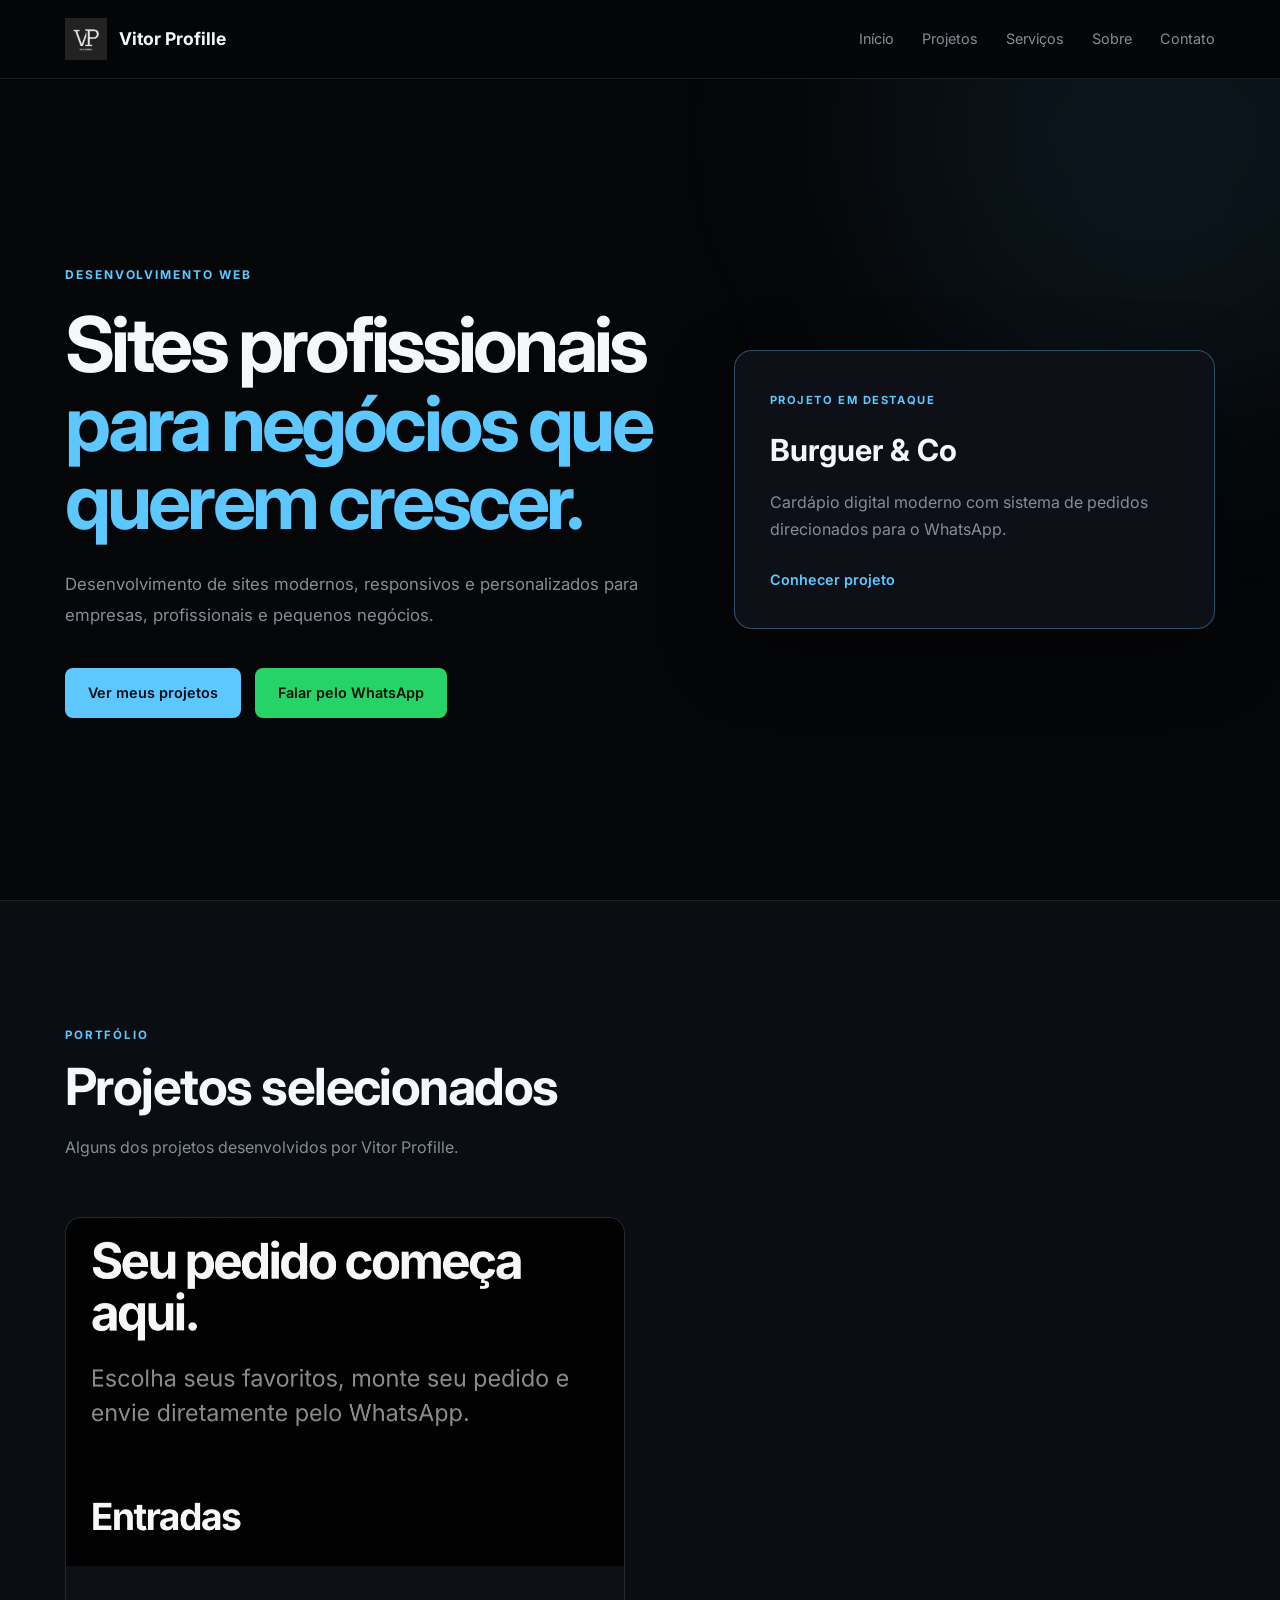
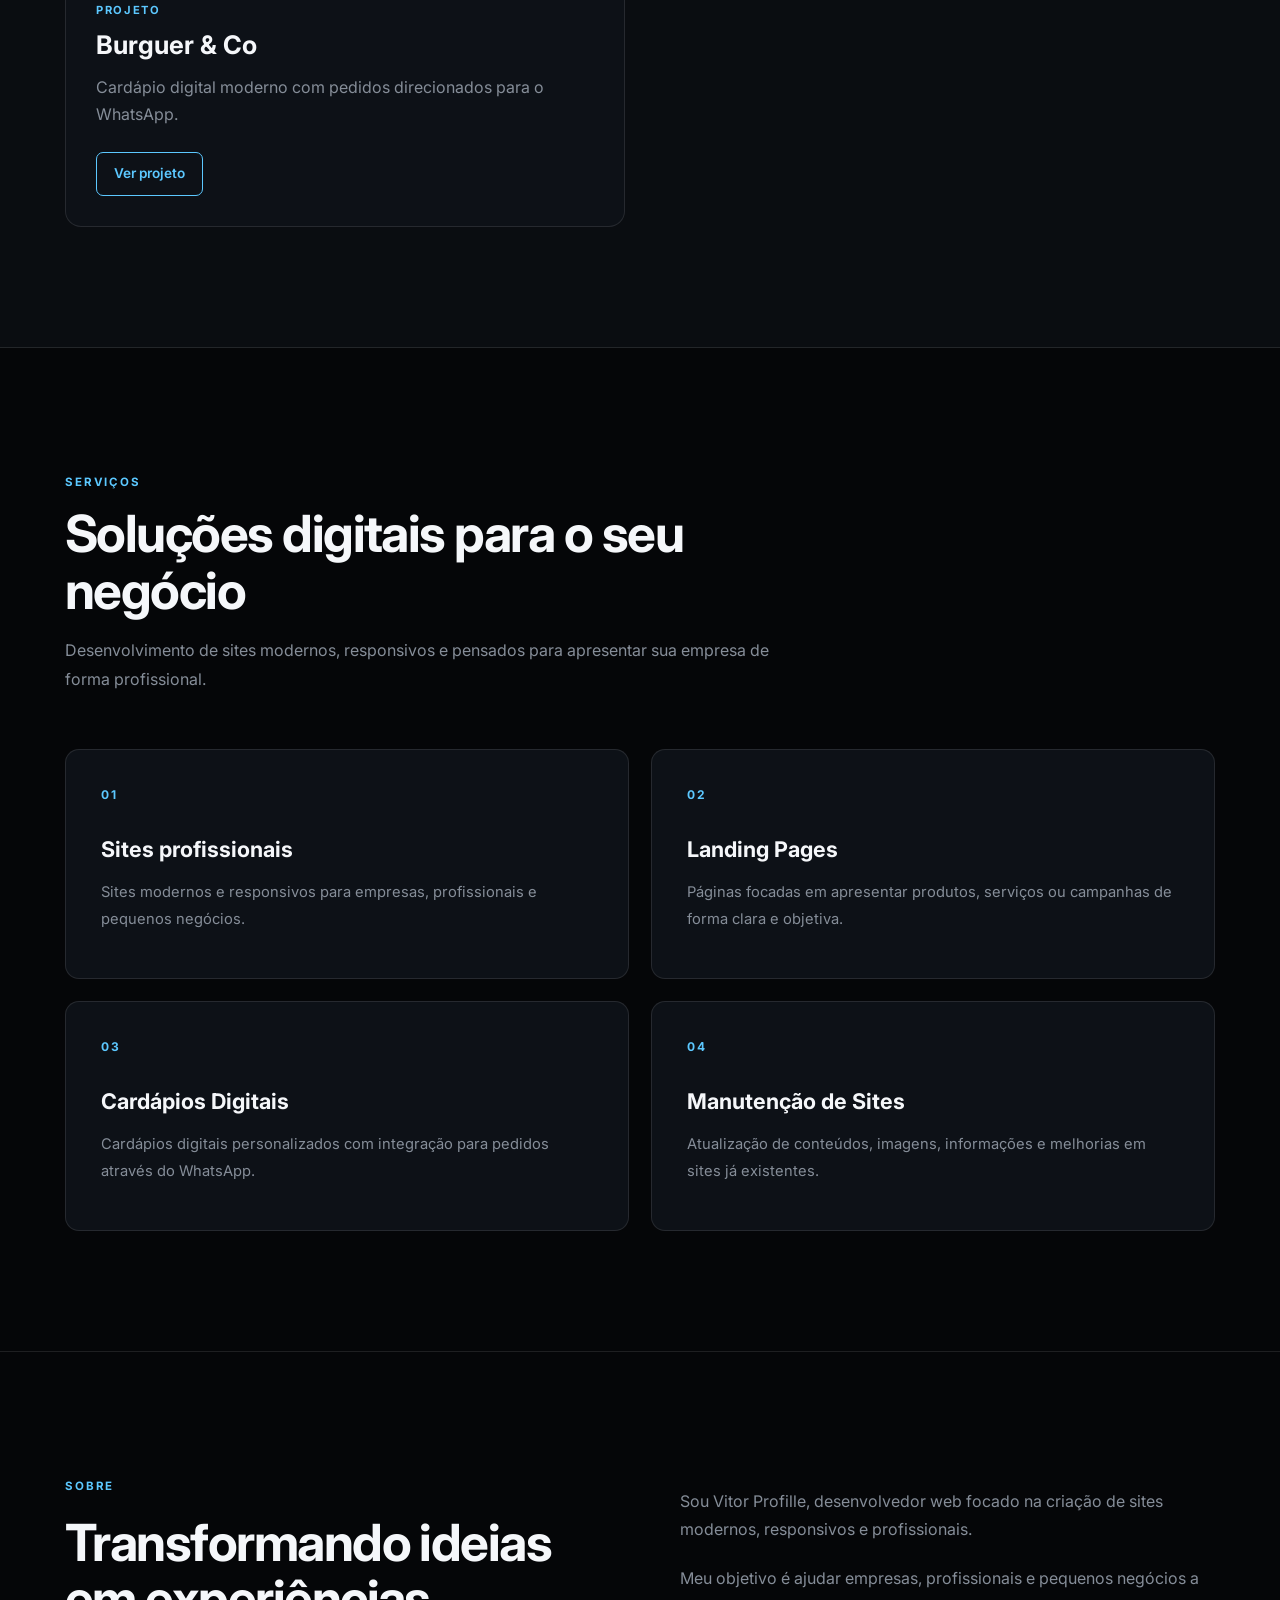
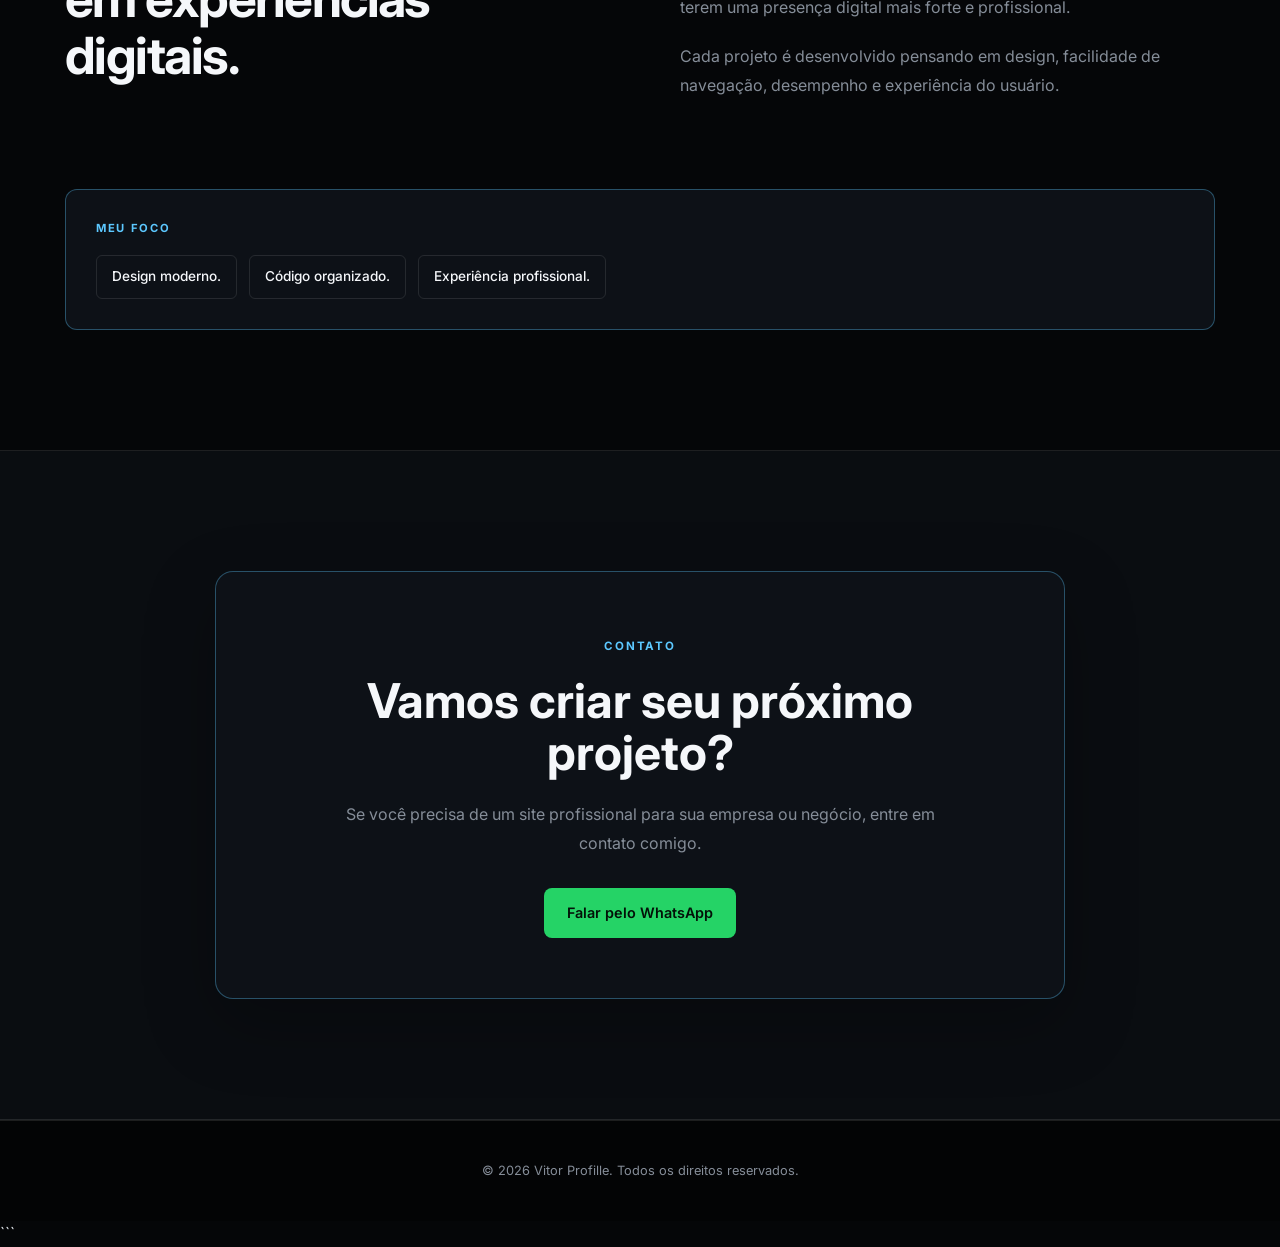
<file: index.html>
<!DOCTYPE html>
<html lang="pt-BR">

<head>
    <meta charset="UTF-8">

    <meta name="viewport" content="width=device-width, initial-scale=1.0">

    <meta
        name="description"
        content="Vitor Profille — Desenvolvimento de sites profissionais, modernos e responsivos."
    >

    <title>Vitor Profille | Desenvolvimento Web</title>

    <!-- LOGO DA ABA DO NAVEGADOR -->
    <link
        rel="icon"
        type="image/png"
        href="images/favicon.png"
    >

    <!-- FONTES -->
    <link rel="preconnect" href="https://fonts.googleapis.com">
    <link rel="preconnect" href="https://fonts.gstatic.com" crossorigin>

    <link
        href="https://fonts.googleapis.com/css2?family=Inter:wght@400;500;600;700;800&display=swap"
        rel="stylesheet"
    >

    <!-- CSS -->
    <link rel="stylesheet" href="style.css">
</head>

<body>

    <!-- CABEÇALHO -->

    <header class="header">
        <div class="header-container">

            <a href="#inicio" class="brand">
                <img
                    src="images/logo.png"
                    alt="Logo Vitor Profille"
                    class="brand-logo"
                >

                <span class="brand-name">Vitor Profille</span>
            </a>

            <nav class="navigation">
                <a href="#inicio">Início</a>
                <a href="#projetos">Projetos</a>
                <a href="#servicos">Serviços</a>
                <a href="#sobre">Sobre</a>
                <a href="#contato">Contato</a>
            </nav>

        </div>
    </header>


    <main>

        <!-- INÍCIO -->

        <section id="inicio" class="hero">
            <div class="hero-container">

                <div class="hero-content">

                    <span class="hero-label">
                        DESENVOLVIMENTO WEB
                    </span>

                    <h1>
                        Sites profissionais
                        <span>
                            para negócios que querem crescer.
                        </span>
                    </h1>

                    <p class="hero-description">
                        Desenvolvimento de sites modernos,
                        responsivos e personalizados para empresas,
                        profissionais e pequenos negócios.
                    </p>

                    <div class="hero-buttons">

                        <a
                            href="#projetos"
                            class="button button-primary"
                        >
                            Ver meus projetos
                        </a>

                        <a
                            href="https://wa.me/5533988580160"
                            class="button button-whatsapp"
                            target="_blank"
                            rel="noopener noreferrer"
                        >
                            Falar pelo WhatsApp
                        </a>

                    </div>
                </div>

                <div class="hero-card">

                    <span class="hero-card-label">
                        PROJETO EM DESTAQUE
                    </span>

                    <h2>Burguer &amp; Co</h2>

                    <p>
                        Cardápio digital moderno com sistema
                        de pedidos direcionados para o WhatsApp.
                    </p>

                    <a href="#projetos" class="hero-card-link">
                        Conhecer projeto
                    </a>

                </div>

            </div>
        </section>


        <!-- PROJETOS -->

        <section id="projetos" class="projects-section">
            <div class="section-container">

                <div class="section-heading">

                    <span class="section-label">
                        PORTFÓLIO
                    </span>

                    <h2>Projetos selecionados</h2>

                    <p>
                        Alguns dos projetos desenvolvidos
                        por Vitor Profille.
                    </p>

                </div>

                <div
                    class="projects-grid"
                    id="projects-container"
                >
                </div>

            </div>
        </section>


        <!-- SERVIÇOS -->

        <section id="servicos" class="services-section">
            <div class="section-container">

                <div class="section-heading">

                    <span class="section-label">
                        SERVIÇOS
                    </span>

                    <h2>Soluções digitais para o seu negócio</h2>

                    <p>
                        Desenvolvimento de sites modernos,
                        responsivos e pensados para apresentar
                        sua empresa de forma profissional.
                    </p>

                </div>

                <div class="services-grid">

                    <article class="service-card">

                        <span class="service-number">01</span>

                        <h3>Sites profissionais</h3>

                        <p>
                            Sites modernos e responsivos para
                            empresas, profissionais e pequenos
                            negócios.
                        </p>

                    </article>

                    <article class="service-card">

                        <span class="service-number">02</span>

                        <h3>Landing Pages</h3>

                        <p>
                            Páginas focadas em apresentar produtos,
                            serviços ou campanhas de forma clara
                            e objetiva.
                        </p>

                    </article>

                    <article class="service-card">

                        <span class="service-number">03</span>

                        <h3>Cardápios Digitais</h3>

                        <p>
                            Cardápios digitais personalizados
                            com integração para pedidos através
                            do WhatsApp.
                        </p>

                    </article>

                    <article class="service-card">

                        <span class="service-number">04</span>

                        <h3>Manutenção de Sites</h3>

                        <p>
                            Atualização de conteúdos, imagens,
                            informações e melhorias em sites
                            já existentes.
                        </p>

                    </article>

                </div>
            </div>
        </section>


        <!-- SOBRE -->

        <section id="sobre" class="about-section">
            <div class="section-container">

                <div class="about-content">

                    <div class="about-heading">

                        <span class="section-label">
                            SOBRE
                        </span>

                        <h2>
                            Transformando ideias
                            em experiências digitais.
                        </h2>

                    </div>

                    <div class="about-text">

                        <p>
                            Sou Vitor Profille, desenvolvedor web
                            focado na criação de sites modernos,
                            responsivos e profissionais.
                        </p>

                        <p>
                            Meu objetivo é ajudar empresas,
                            profissionais e pequenos negócios
                            a terem uma presença digital mais
                            forte e profissional.
                        </p>

                        <p>
                            Cada projeto é desenvolvido pensando
                            em design, facilidade de navegação,
                            desempenho e experiência do usuário.
                        </p>

                    </div>

                </div>

                <div class="about-highlight">

                    <span>MEU FOCO</span>

                    <strong>Design moderno.</strong>
                    <strong>Código organizado.</strong>
                    <strong>Experiência profissional.</strong>

                </div>

            </div>
        </section>


        <!-- CONTATO -->

        <section id="contato" class="contact-section">
            <div class="section-container">

                <div class="contact-box">

                    <span class="section-label">
                        CONTATO
                    </span>

                    <h2>
                        Vamos criar seu próximo projeto?
                    </h2>

                    <p>
                        Se você precisa de um site profissional
                        para sua empresa ou negócio, entre em
                        contato comigo.
                    </p>

                    <a
                        href="https://wa.me/5533988580160"
                        class="button button-whatsapp"
                        target="_blank"
                        rel="noopener noreferrer"
                    >
                        Falar pelo WhatsApp
                    </a>

                </div>

            </div>
        </section>

    </main>


    <!-- RODAPÉ -->

    <footer class="footer">
        <p>
            © 2026 Vitor Profille. Todos os direitos reservados.
        </p>
    </footer>


    <!-- JAVASCRIPT -->
    <script src="script.js"></script>

</body>
</html>
```
</file>
<file: style.css>
/* =====================================================
   VITOR PROFILLE — PORTFÓLIO
===================================================== */

:root {
    --background: #050608;
    --background-secondary: #0a0d11;
    --background-card: #0d1117;

    --blue: #5cc8ff;
    --blue-light: #8bdcff;
    --blue-dark: #168ac4;

    --white: #f5f7fa;
    --text: #d5d9df;
    --text-muted: #858d98;

    --border: rgba(255, 255, 255, 0.10);
    --border-blue: rgba(92, 200, 255, 0.35);

    --whatsapp: #25d366;
}

/* =====================================================
   RESET
===================================================== */

* {
    margin: 0;
    padding: 0;
    box-sizing: border-box;
}

html {
    scroll-behavior: smooth;
}

body {
    font-family: "Inter", sans-serif;
    background: var(--background);
    color: var(--text);
    line-height: 1.6;
}

a {
    color: inherit;
    text-decoration: none;
}

img {
    max-width: 100%;
    display: block;
}

/* =====================================================
   HEADER
===================================================== */

.header {
    position: sticky;
    top: 0;
    z-index: 1000;

    background: rgba(5, 6, 8, 0.94);
    backdrop-filter: blur(14px);

    border-bottom: 1px solid var(--border);
}

.header-container {
    width: min(1150px, 92%);
    min-height: 78px;

    margin: 0 auto;

    display: flex;
    align-items: center;
    justify-content: space-between;

    gap: 30px;
}

.brand {
    display: flex;
    align-items: center;
    gap: 12px;
}

.brand-logo {
    width: 42px;
    height: 42px;
    object-fit: contain;
}

.brand-name {
    color: var(--white);

    font-size: 1.1rem;
    font-weight: 700;
}

.navigation {
    display: flex;
    align-items: center;
    gap: 28px;
}

.navigation a {
    color: var(--text-muted);

    font-size: 0.9rem;

    transition: 0.3s ease;
}

.navigation a:hover {
    color: var(--blue);
}

/* =====================================================
   HERO
===================================================== */

.hero {
    position: relative;
    overflow: hidden;

    min-height: calc(100vh - 78px);

    display: flex;
    align-items: center;

    padding: 120px 0;

    border-bottom: 1px solid var(--border);
}

.hero::before {
    content: "";

    position: absolute;

    width: 550px;
    height: 550px;

    top: -220px;
    right: -150px;

    background: rgba(92, 200, 255, 0.08);

    filter: blur(110px);

    border-radius: 50%;

    pointer-events: none;
}

.hero-container {
    position: relative;
    z-index: 1;

    width: min(1150px, 92%);

    margin: 0 auto;

    display: grid;
    grid-template-columns: 1.1fr 0.9fr;

    align-items: center;

    gap: 80px;
}

.hero-label {
    display: inline-block;

    margin-bottom: 22px;

    color: var(--blue);

    font-size: 0.75rem;
    font-weight: 700;

    letter-spacing: 0.16em;
}

.hero h1 {
    max-width: 750px;

    color: var(--white);

    font-size: clamp(2.8rem, 6vw, 5.2rem);

    line-height: 1.02;

    letter-spacing: -0.05em;
}

.hero h1 span {
    color: var(--blue);
}

.hero-description {
    max-width: 620px;

    margin-top: 28px;

    color: var(--text-muted);

    font-size: 1.05rem;

    line-height: 1.8;
}

.hero-buttons {
    display: flex;
    flex-wrap: wrap;

    gap: 14px;

    margin-top: 38px;
}

/* =====================================================
   BOTÕES
===================================================== */

.button {
    min-height: 50px;

    padding: 0 23px;

    display: inline-flex;
    align-items: center;
    justify-content: center;

    border-radius: 8px;

    font-size: 0.9rem;
    font-weight: 600;

    transition: 0.3s ease;
}

.button-primary {
    background: var(--blue);

    color: #031018;
}

.button-primary:hover {
    background: var(--blue-light);

    transform: translateY(-2px);
}

.button-whatsapp {
    background: var(--whatsapp);

    color: #031108;
}

.button-whatsapp:hover {
    filter: brightness(1.08);

    transform: translateY(-2px);
}

/* =====================================================
   CARD DO HERO
===================================================== */

.hero-card {
    padding: 35px;

    background: var(--background-card);

    border: 1px solid var(--border-blue);

    border-radius: 18px;

    box-shadow:
        0 25px 70px rgba(0, 0, 0, 0.35);
}

.hero-card-label {
    color: var(--blue);

    font-size: 0.7rem;
    font-weight: 700;

    letter-spacing: 0.14em;
}

.hero-card h2 {
    margin-top: 14px;

    color: var(--white);

    font-size: 1.9rem;
}

.hero-card p {
    margin-top: 14px;

    color: var(--text-muted);

    line-height: 1.7;
}

.hero-card-link {
    display: inline-block;

    margin-top: 25px;

    color: var(--blue);

    font-size: 0.9rem;
    font-weight: 600;
}

/* =====================================================
   PADRÃO DAS SEÇÕES
===================================================== */

.section-container {
    width: min(1150px, 92%);

    margin: 0 auto;
}

.section-heading {
    max-width: 720px;

    margin-bottom: 55px;
}

.section-label {
    display: inline-block;

    margin-bottom: 14px;

    color: var(--blue);

    font-size: 0.72rem;
    font-weight: 700;

    letter-spacing: 0.16em;
}

.section-heading h2 {
    color: var(--white);

    font-size: clamp(2rem, 4vw, 3.2rem);

    line-height: 1.1;

    letter-spacing: -0.03em;
}

.section-heading p {
    margin-top: 18px;

    color: var(--text-muted);

    line-height: 1.8;
}

/* =====================================================
   PROJETOS
===================================================== */

.projects-section {
    padding: 120px 0;

    background: var(--background-secondary);

    border-bottom: 1px solid var(--border);
}

.projects-grid {
    display: grid;

    grid-template-columns: repeat(2, 1fr);

    gap: 30px;
}

.project-card {
    overflow: hidden;

    background: var(--background-card);

    border: 1px solid var(--border);

    border-radius: 16px;

    transition:
        transform 0.3s ease,
        border-color 0.3s ease,
        box-shadow 0.3s ease;
}

.project-card:hover {
    transform: translateY(-7px);

    border-color: var(--border-blue);

    box-shadow:
        0 25px 60px rgba(0, 0, 0, 0.35);
}

.project-image-container {
    width: 100%;

    aspect-ratio: 16 / 10;

    overflow: hidden;

    background: #080a0d;
}

.project-image {
    width: 100%;
    height: 100%;

    object-fit: cover;

    transition: transform 0.5s ease;
}

.project-card:hover .project-image {
    transform: scale(1.04);
}

.project-content {
    padding: 30px;
}

.project-number {
    display: inline-block;

    margin-bottom: 10px;

    color: var(--blue);

    font-size: 0.7rem;
    font-weight: 700;

    letter-spacing: 0.15em;
}

.project-content h3 {
    color: var(--white);

    font-size: 1.6rem;

    line-height: 1.2;
}

.project-content p {
    margin-top: 13px;

    color: var(--text-muted);

    line-height: 1.7;
}

.project-link {
    display: inline-flex;

    margin-top: 24px;

    padding: 10px 17px;

    border: 1px solid var(--blue);

    border-radius: 7px;

    color: var(--blue);

    font-size: 0.85rem;
    font-weight: 600;

    transition: 0.3s ease;
}

.project-link:hover {
    background: var(--blue);

    color: #031018;
}

/* =====================================================
   SERVIÇOS
===================================================== */

.services-section {
    padding: 120px 0;

    background: var(--background);

    border-bottom: 1px solid var(--border);
}

.services-grid {
    display: grid;

    grid-template-columns: repeat(2, 1fr);

    gap: 22px;
}

.service-card {
    position: relative;

    min-height: 230px;

    padding: 35px;

    background: var(--background-card);

    border: 1px solid var(--border);

    border-radius: 14px;

    transition:
        transform 0.3s ease,
        border-color 0.3s ease,
        box-shadow 0.3s ease;
}

.service-card:hover {
    transform: translateY(-5px);

    border-color: var(--border-blue);

    box-shadow:
        0 20px 50px rgba(0, 0, 0, 0.3);
}

.service-number {
    display: block;

    margin-bottom: 28px;

    color: var(--blue);

    font-size: 0.75rem;
    font-weight: 700;

    letter-spacing: 0.15em;
}

.service-card h3 {
    margin-bottom: 13px;

    color: var(--white);

    font-size: 1.35rem;
}

.service-card p {
    color: var(--text-muted);

    font-size: 0.92rem;

    line-height: 1.8;
}

/* =====================================================
   SOBRE / CONTATO
===================================================== */

.placeholder-section {
    padding: 120px 0;

    background: var(--background-secondary);

    border-bottom: 1px solid var(--border);
}

.placeholder-section .section-container {
    position: relative;
}

.placeholder-section h2 {
    max-width: 750px;

    margin-top: 5px;

    color: var(--white);

    font-size: clamp(2rem, 4vw, 3.2rem);

    line-height: 1.1;

    letter-spacing: -0.03em;
}

.placeholder-section p {
    max-width: 700px;

    margin-top: 20px;

    color: var(--text-muted);

    font-size: 1rem;

    line-height: 1.8;
}

/* =====================================================
   FOOTER
===================================================== */

.footer {
    padding: 40px 0;

    background: #030405;

    border-top: 1px solid var(--border);

    text-align: center;
}

.footer p {
    color: var(--text-muted);

    font-size: 0.8rem;
}

/* =====================================================
   RESPONSIVIDADE
===================================================== */

@media (max-width: 850px) {

    .header-container {
        flex-direction: column;

        justify-content: center;

        padding: 18px 0;
    }

    .navigation {
        gap: 18px;

        flex-wrap: wrap;

        justify-content: center;
    }

    .hero {
        padding: 90px 0;
    }

    .hero-container {
        grid-template-columns: 1fr;

        gap: 55px;
    }

    .hero h1 {
        font-size: clamp(2.6rem, 10vw, 4rem);
    }

    .projects-grid,
    .services-grid {
        grid-template-columns: 1fr;
    }
}

@media (max-width: 600px) {

    .header-container {
        min-height: auto;
    }

    .navigation {
        gap: 13px;
    }

    .navigation a {
        font-size: 0.78rem;
    }

    .hero {
        padding: 75px 0;
    }

    .hero-buttons {
        flex-direction: column;
    }

    .button {
        width: 100%;
    }

    .hero-card {
        padding: 27px;
    }

    .projects-section,
    .services-section,
    .placeholder-section {
        padding: 85px 0;
    }

    .section-heading {
        margin-bottom: 40px;
    }

    .project-content {
        padding: 24px;
    }

    .service-card {
        min-height: auto;

        padding: 27px;
    }
}
/* =====================================================
   SOBRE
===================================================== */

.about-section {
    padding: 120px 0;

    background: var(--background);

    border-bottom: 1px solid var(--border);
}

.about-content {
    display: grid;

    grid-template-columns: 1fr 1fr;

    gap: 80px;

    align-items: start;
}

.about-heading h2 {
    margin-top: 5px;

    color: var(--white);

    font-size: clamp(2rem, 4vw, 3.2rem);

    line-height: 1.1;

    letter-spacing: -0.03em;
}

.about-text {
    padding-top: 15px;
}

.about-text p {
    margin-bottom: 20px;

    color: var(--text-muted);

    font-size: 1rem;

    line-height: 1.8;
}

.about-highlight {
    margin-top: 70px;

    padding: 30px;

    display: flex;

    flex-wrap: wrap;

    gap: 12px;

    background: var(--background-card);

    border: 1px solid var(--border-blue);

    border-radius: 12px;
}

.about-highlight span {
    width: 100%;

    margin-bottom: 5px;

    color: var(--blue);

    font-size: 0.7rem;

    font-weight: 700;

    letter-spacing: 0.15em;
}

.about-highlight strong {
    padding: 10px 15px;

    border: 1px solid var(--border);

    border-radius: 6px;

    color: var(--white);

    font-size: 0.85rem;

    font-weight: 500;
}


/* =====================================================
   CONTATO
===================================================== */

.contact-section {
    padding: 120px 0;

    background: var(--background-secondary);

    border-bottom: 1px solid var(--border);
}

.contact-box {
    max-width: 850px;

    margin: 0 auto;

    padding: 60px;

    text-align: center;

    background: var(--background-card);

    border: 1px solid var(--border-blue);

    border-radius: 18px;

    box-shadow:
        0 25px 70px rgba(0, 0, 0, 0.25);
}

.contact-box h2 {
    margin-top: 5px;

    color: var(--white);

    font-size: clamp(2rem, 4vw, 3rem);

    line-height: 1.1;
}

.contact-box p {
    max-width: 600px;

    margin: 20px auto 30px;

    color: var(--text-muted);

    line-height: 1.8;
}

.contact-box .button {
    display: inline-flex;
}


/* =====================================================
   RESPONSIVIDADE — SOBRE E CONTATO
===================================================== */

@media (max-width: 800px) {

    .about-content {
        grid-template-columns: 1fr;

        gap: 30px;
    }

    .about-highlight {
        margin-top: 45px;
    }

    .contact-box {
        padding: 40px 25px;
    }
}

@media (max-width: 600px) {

    .about-section,
    .contact-section {
        padding: 85px 0;
    }

    .about-highlight {
        padding: 24px;
    }

    .about-highlight strong {
        width: 100%;
    }

    .contact-box {
        padding: 35px 20px;
    }

    .contact-box .button {
        width: 100%;
    }
}
</file>
